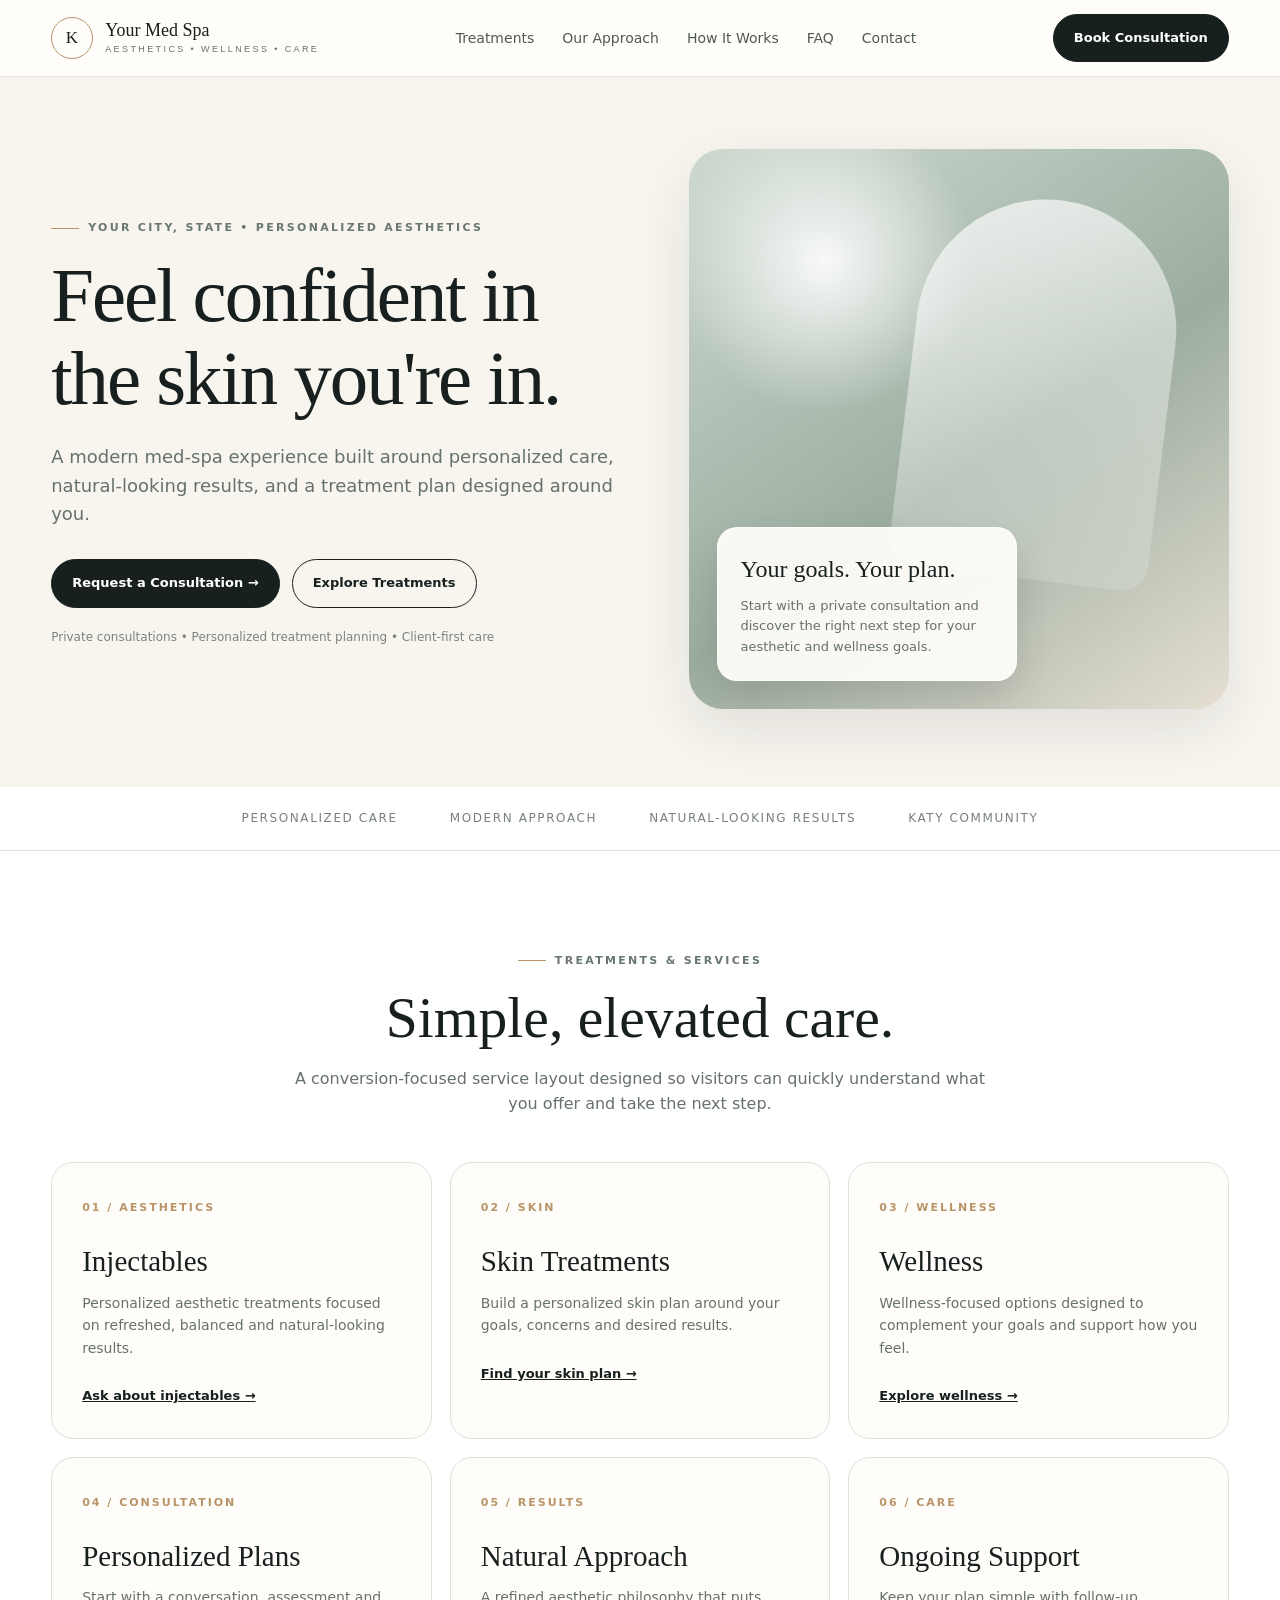
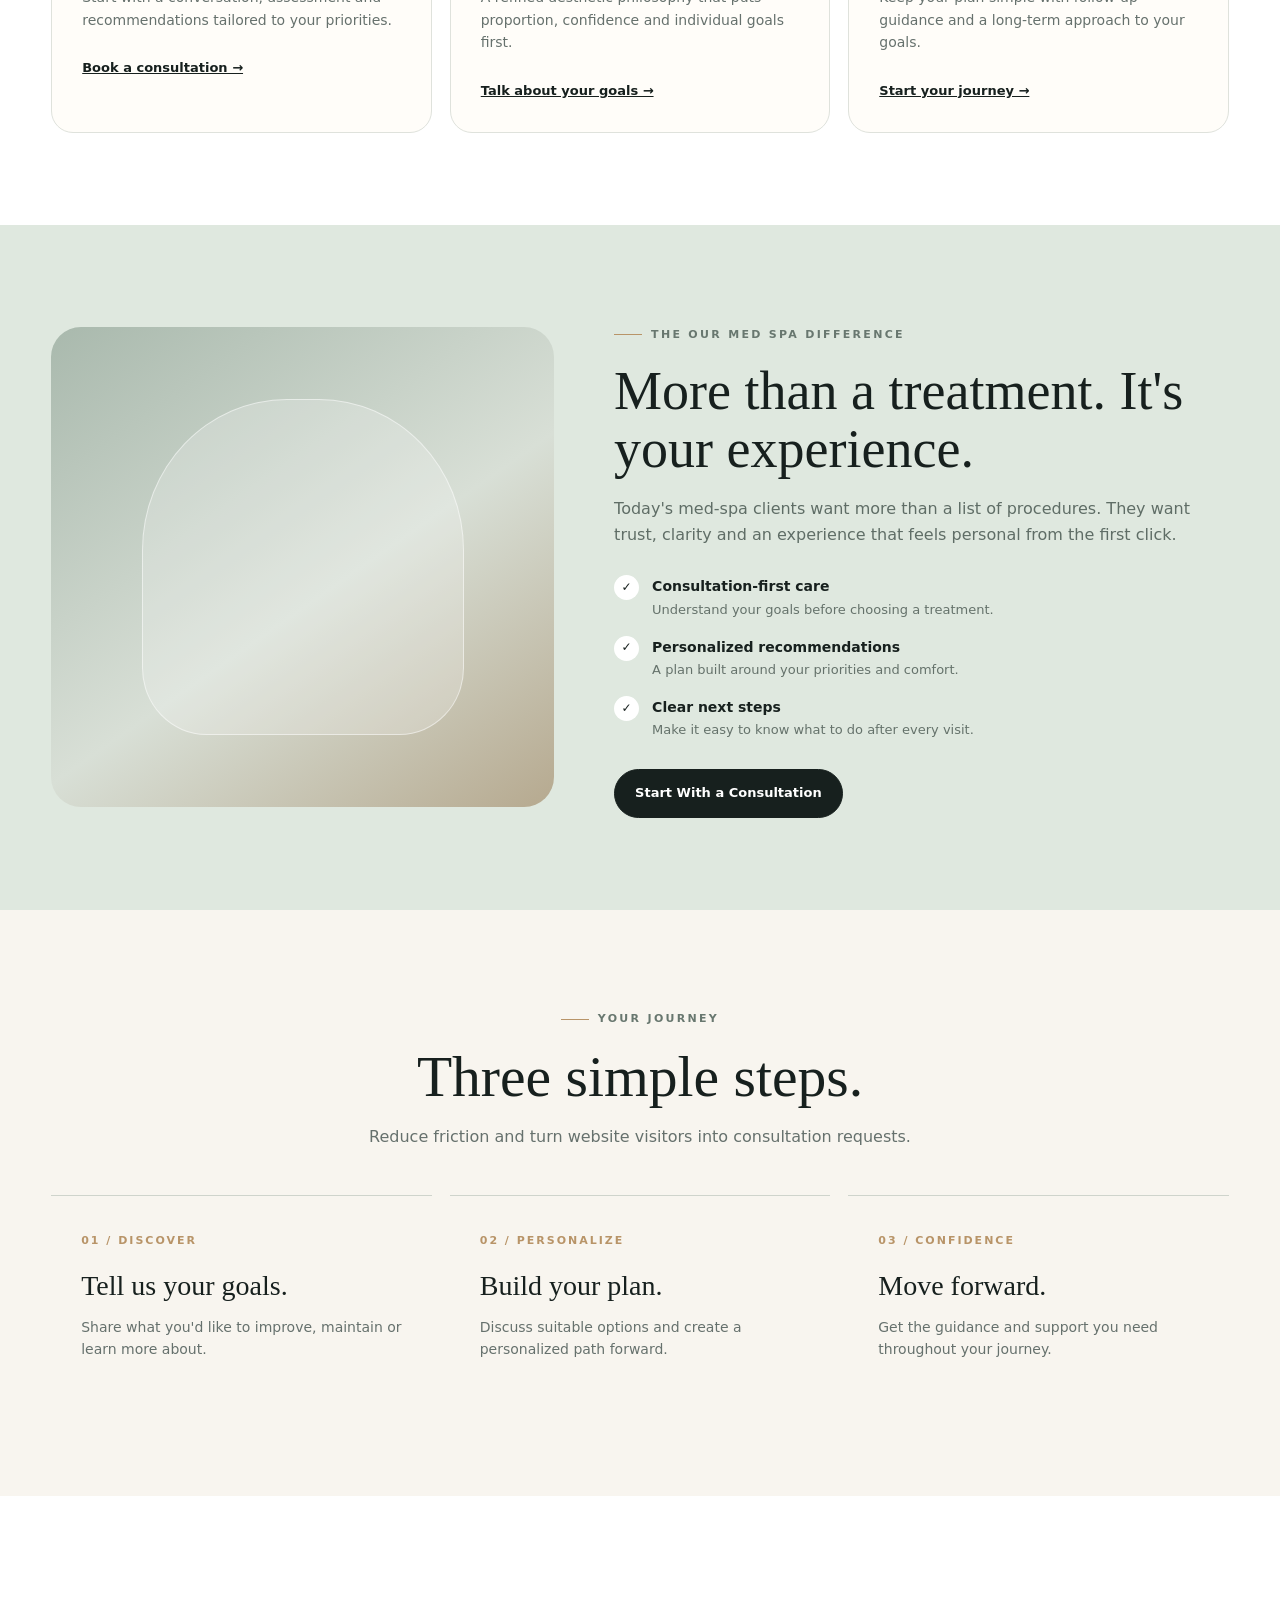
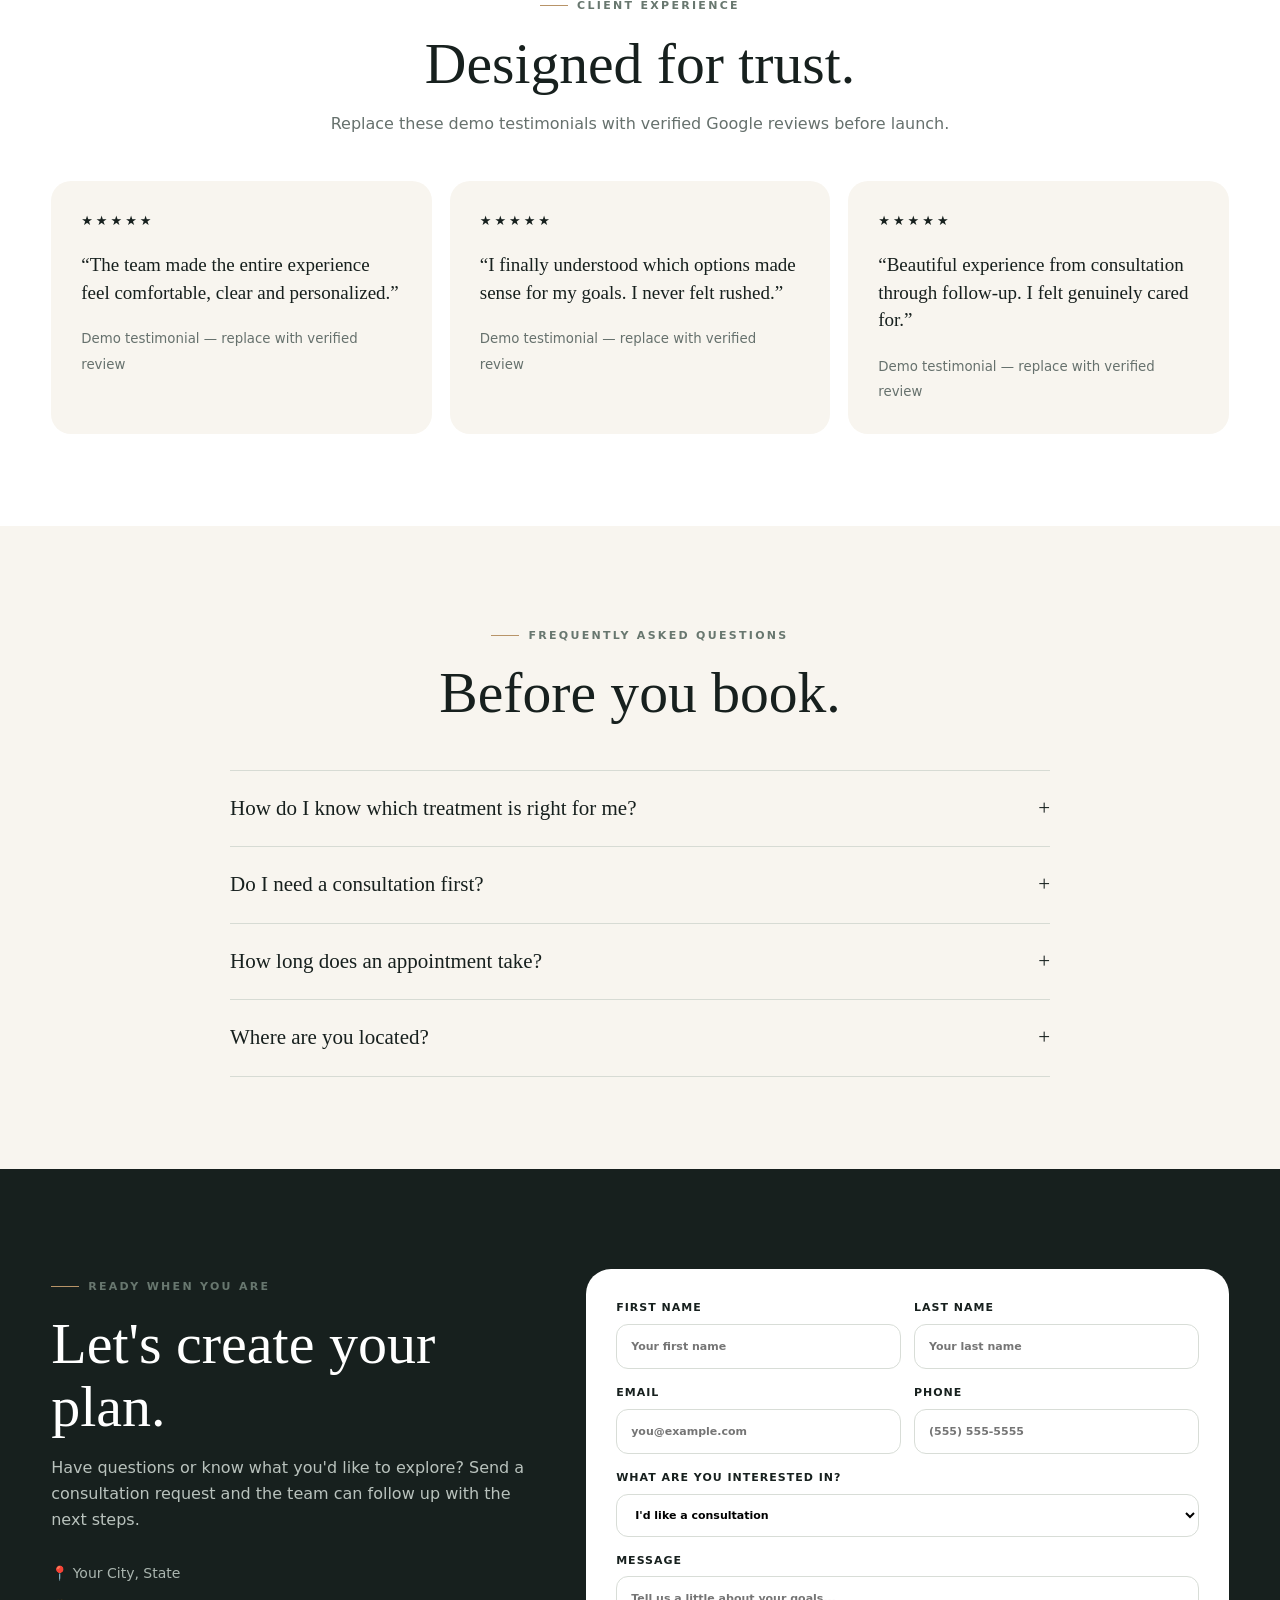
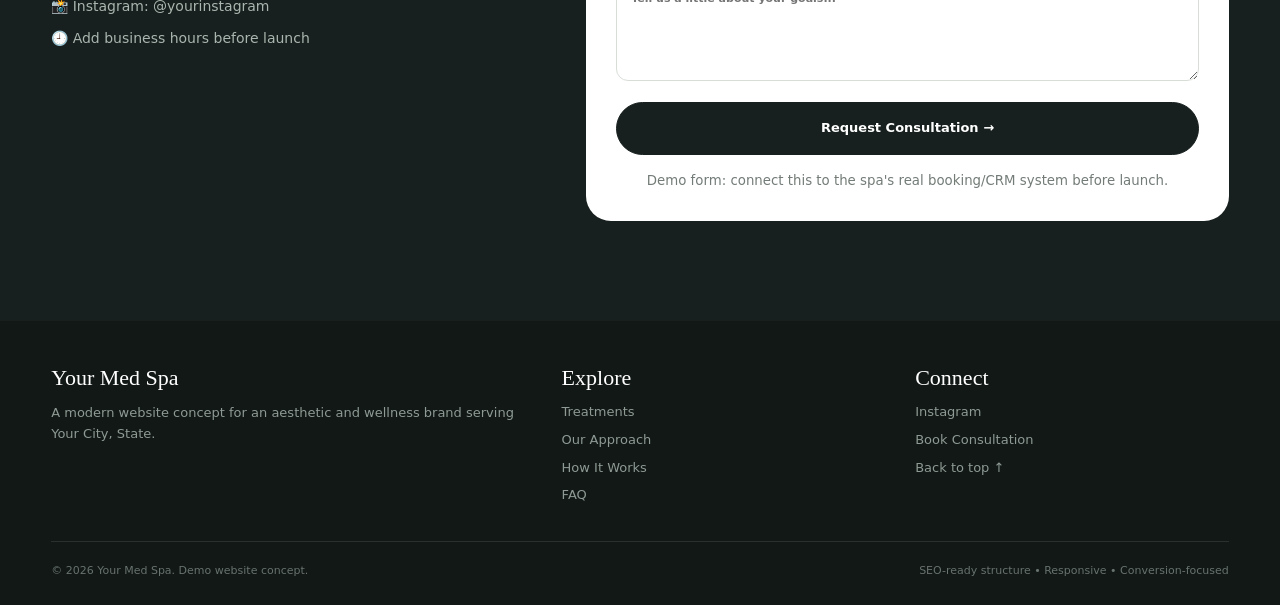
<file: index.html>
<!DOCTYPE html>
<html lang="en">
<head>
  <meta charset="UTF-8" />
  <meta name="viewport" content="width=device-width, initial-scale=1.0" />
  <title>Premium Med Spa | Advanced Aesthetics & Wellness</title>
  <meta name="description" content="A premium medical spa website template for personalized aesthetic and wellness experiences. Explore treatments and request a private consultation." />
  <meta name="keywords" content="med spa Katy TX, medical spa Katy Texas, aesthetics Katy TX, skin treatments Katy, wellness Katy TX, cosmetic treatments Katy" />
  <meta name="robots" content="index, follow" />
  <meta name="theme-color" content="#18201e" />
  <link rel="canonical" href="https://www.example.com/" />
  <link rel="stylesheet" href="style.css">

  <meta property="og:title" content="Premium Med Spa | Advanced Aesthetics & Wellness" />
  <meta property="og:description" content="Personalized aesthetic and wellness care in Your City, State." />
  <meta property="og:type" content="website" />
  
   <!-- Replace placeholder business/contact data before publishing. -->
  <script type="application/ld+json">
  {
    "@context":"https://schema.org",
    "@type":"MedicalBusiness",
    "name":"Your Med Spa",
    "description":"Aesthetic and wellness services in Your City, State.",
    "url":"https://www.example.com/",
    "areaServed":"Your Local Service Area",
    "priceRange":"$$"
  }
  </script>
  
</head>

<body>
<header>
  <div class="container nav">
    <a class="brand" href="#top" aria-label="Your Med Spa home">
      <span class="brand-mark">K</span>
      <span class="brand-text">Your Med Spa<small>Aesthetics • Wellness • Care</small></span>
    </a>

    <nav class="nav-links" id="navLinks" aria-label="Main navigation">
      <a href="#services">Treatments</a>
      <a href="#about">Our Approach</a>
      <a href="#process">How It Works</a>
      <a href="#faq">FAQ</a>
      <a href="#contact">Contact</a>
    </nav>

    <a class="btn btn-dark" href="#contact">Book Consultation</a>
    <button class="menu" id="menuBtn" aria-label="Open menu">☰</button>
  </div>
</header>

<main id="top">
  <section class="hero">
    <div class="container hero-grid">
      <div>
        <div class="eyebrow">Your City, State • Personalized Aesthetics</div>
        <h1>Feel confident in the skin you're in.</h1>
        <p class="hero-copy">
          A modern med-spa experience built around personalized care, natural-looking results,
          and a treatment plan designed around you.
        </p>
        <div class="hero-actions">
          <a class="btn btn-dark" href="#contact">Request a Consultation →</a>
          <a class="btn btn-light" href="#services">Explore Treatments</a>
        </div>
        <div class="micro">Private consultations • Personalized treatment planning • Client-first care</div>
      </div>

      <div class="hero-visual" aria-label="Elegant med spa visual placeholder">
        <div class="hero-card">
          <strong>Your goals. Your plan.</strong>
          <p>Start with a private consultation and discover the right next step for your aesthetic and wellness goals.</p>
        </div>
      </div>
    </div>
  </section>

  <div class="trust">
    <div class="container trust-row">
      <span>Personalized Care</span>
      <span>Modern Approach</span>
      <span>Natural-Looking Results</span>
      <span>Katy Community</span>
    </div>
  </div>

  <section id="services" class="services">
    <div class="container">
      <div class="section-head center">
        <div class="eyebrow">Treatments & Services</div>
        <h2>Simple, elevated care.</h2>
        <p>
          A conversion-focused service layout designed so visitors can quickly understand
          what you offer and take the next step.
        </p>
      </div>

      <div class="service-grid">
        <article class="service">
          <span class="service-num">01 / AESTHETICS</span>
          <h3>Injectables</h3>
          <p>Personalized aesthetic treatments focused on refreshed, balanced and natural-looking results.</p>
          <a href="#contact">Ask about injectables →</a>
        </article>

        <article class="service">
          <span class="service-num">02 / SKIN</span>
          <h3>Skin Treatments</h3>
          <p>Build a personalized skin plan around your goals, concerns and desired results.</p>
          <a href="#contact">Find your skin plan →</a>
        </article>

        <article class="service">
          <span class="service-num">03 / WELLNESS</span>
          <h3>Wellness</h3>
          <p>Wellness-focused options designed to complement your goals and support how you feel.</p>
          <a href="#contact">Explore wellness →</a>
        </article>

        <article class="service">
          <span class="service-num">04 / CONSULTATION</span>
          <h3>Personalized Plans</h3>
          <p>Start with a conversation, assessment and recommendations tailored to your priorities.</p>
          <a href="#contact">Book a consultation →</a>
        </article>

        <article class="service">
          <span class="service-num">05 / RESULTS</span>
          <h3>Natural Approach</h3>
          <p>A refined aesthetic philosophy that puts proportion, confidence and individual goals first.</p>
          <a href="#contact">Talk about your goals →</a>
        </article>

        <article class="service">
          <span class="service-num">06 / CARE</span>
          <h3>Ongoing Support</h3>
          <p>Keep your plan simple with follow-up guidance and a long-term approach to your goals.</p>
          <a href="#contact">Start your journey →</a>
        </article>
      </div>
    </div>
  </section>

  <section id="about" class="experience">
    <div class="container experience-grid">
      <div class="experience-art" aria-label="Med spa image placeholder"></div>
      <div class="experience-copy">
        <div class="eyebrow">The Our Med Spa Difference</div>
        <h2>More than a treatment. It's your experience.</h2>
        <p>
          Today's med-spa clients want more than a list of procedures. They want trust,
          clarity and an experience that feels personal from the first click.
        </p>

        <div class="points">
          <div class="point">
            <div class="check">✓</div>
            <div><strong>Consultation-first care</strong><span>Understand your goals before choosing a treatment.</span></div>
          </div>
          <div class="point">
            <div class="check">✓</div>
            <div><strong>Personalized recommendations</strong><span>A plan built around your priorities and comfort.</span></div>
          </div>
          <div class="point">
            <div class="check">✓</div>
            <div><strong>Clear next steps</strong><span>Make it easy to know what to do after every visit.</span></div>
          </div>
        </div>

        <a class="btn btn-dark" href="#contact">Start With a Consultation</a>
      </div>
    </div>
  </section>

  <section id="process" class="process">
    <div class="container">
      <div class="section-head center">
        <div class="eyebrow">Your Journey</div>
        <h2>Three simple steps.</h2>
        <p>Reduce friction and turn website visitors into consultation requests.</p>
      </div>

      <div class="process-grid">
        <div class="step">
          <b>01 / DISCOVER</b>
          <h3>Tell us your goals.</h3>
          <p>Share what you'd like to improve, maintain or learn more about.</p>
        </div>
        <div class="step">
          <b>02 / PERSONALIZE</b>
          <h3>Build your plan.</h3>
          <p>Discuss suitable options and create a personalized path forward.</p>
        </div>
        <div class="step">
          <b>03 / CONFIDENCE</b>
          <h3>Move forward.</h3>
          <p>Get the guidance and support you need throughout your journey.</p>
        </div>
      </div>
    </div>
  </section>

  <section class="reviews">
    <div class="container">
      <div class="section-head center">
        <div class="eyebrow">Client Experience</div>
        <h2>Designed for trust.</h2>
        <p>Replace these demo testimonials with verified Google reviews before launch.</p>
      </div>

      <div class="review-grid">
        <article class="review">
          <div class="stars">★★★★★</div>
          <p>“The team made the entire experience feel comfortable, clear and personalized.”</p>
          <small>Demo testimonial — replace with verified review</small>
        </article>
        <article class="review">
          <div class="stars">★★★★★</div>
          <p>“I finally understood which options made sense for my goals. I never felt rushed.”</p>
          <small>Demo testimonial — replace with verified review</small>
        </article>
        <article class="review">
          <div class="stars">★★★★★</div>
          <p>“Beautiful experience from consultation through follow-up. I felt genuinely cared for.”</p>
          <small>Demo testimonial — replace with verified review</small>
        </article>
      </div>
    </div>
  </section>

  <section id="faq" class="faq">
    <div class="container">
      <div class="section-head center">
        <div class="eyebrow">Frequently Asked Questions</div>
        <h2>Before you book.</h2>
      </div>

      <div class="faq-list">
        <details>
          <summary>How do I know which treatment is right for me?</summary>
          <p>The best starting point is a consultation. Your provider can learn about your goals and recommend appropriate options.</p>
        </details>
        <details>
          <summary>Do I need a consultation first?</summary>
          <p>Use this section to publish Your Med Spa's actual consultation and booking policy before launch.</p>
        </details>
        <details>
          <summary>How long does an appointment take?</summary>
          <p>Appointment length depends on the service. Add the exact timings for each treatment to improve clarity and local SEO.</p>
        </details>
        <details>
          <summary>Where are you located?</summary>
          <p>Your Med Spa serves clients in the Your City, State area. Add the exact street address, hours and parking information before publishing.</p>
        </details>
      </div>
    </div>
  </section>

  <section id="contact" class="booking">
    <div class="container booking-grid">
      <div>
        <div class="eyebrow">Ready When You Are</div>
        <h2>Let's create your plan.</h2>
        <p class="booking-copy">
          Have questions or know what you'd like to explore? Send a consultation request
          and the team can follow up with the next steps.
        </p>
        <div class="contact-list">
          <div>📍 <span>Your City, State</span></div>
          <div>📸 <span>Instagram: @yourinstagram</span></div>
          <div>🕘 <span>Add business hours before launch</span></div>
        </div>
      </div>

      <form id="consultationForm">
        <div class="form-row">
          <label>First Name
            <input required name="firstName" placeholder="Your first name" />
          </label>
          <label>Last Name
            <input required name="lastName" placeholder="Your last name" />
          </label>
        </div>

        <div class="form-row">
          <label>Email
            <input required type="email" name="email" placeholder="you@example.com" />
          </label>
          <label>Phone
            <input name="phone" placeholder="(555) 555-5555" />
          </label>
        </div>

        <label>What are you interested in?
          <select name="interest">
            <option>I'd like a consultation</option>
            <option>Injectables</option>
            <option>Skin treatments</option>
            <option>Wellness</option>
            <option>I'm not sure yet</option>
          </select>
        </label>

        <label>Message
          <textarea name="message" placeholder="Tell us a little about your goals..."></textarea>
        </label>

        <button class="btn btn-dark" type="submit">Request Consultation →</button>
        <small style="color:#737c77;text-align:center">Demo form: connect this to the spa's real booking/CRM system before launch.</small>
      </form>
    </div>
  </section>
</main>

<footer>
  <div class="container">
    <div class="footer-grid">
      <div>
        <h3>Your Med Spa</h3>
        <p>A modern website concept for an aesthetic and wellness brand serving Your City, State.</p>
      </div>
      <div>
        <h3>Explore</h3>
        <div class="footer-links">
          <a href="#services">Treatments</a>
          <a href="#about">Our Approach</a>
          <a href="#process">How It Works</a>
          <a href="#faq">FAQ</a>
        </div>
      </div>
      <div>
        <h3>Connect</h3>
        <div class="footer-links">
          <a href="https://www.instagram.com/" target="_blank" rel="noopener">Instagram</a>
          <a href="#contact">Book Consultation</a>
          <a href="#top">Back to top ↑</a>
        </div>
      </div>
    </div>
    <div class="copyright">
      <span>© 2026 Your Med Spa. Demo website concept.</span>
      <span>SEO-ready structure • Responsive • Conversion-focused</span>
    </div>
  </div>
</footer>

<div class="toast" id="toast" role="status"></div>

<script>
  const menuBtn = document.getElementById('menuBtn');
  const navLinks = document.getElementById('navLinks');
  menuBtn.addEventListener('click', () => navLinks.classList.toggle('open'));
  navLinks.querySelectorAll('a').forEach(a => a.addEventListener('click', () => navLinks.classList.remove('open')));

  const form = document.getElementById('consultationForm');
  const toast = document.getElementById('toast');

  form.addEventListener('submit', (e) => {
    e.preventDefault();
    const data = new FormData(form);
    const name = data.get('firstName') || 'there';
    toast.textContent = `Thanks, ${name}! Your demo consultation request is ready to connect to the spa's booking system.`;
    toast.classList.add('show');
    form.reset();
    setTimeout(() => toast.classList.remove('show'), 5000);
  });
</script>
</body>
</html>
</file>
<file: style.css>
:root{
      --ink:#17201e;
      --muted:#66716d;
      --cream:#f8f5ef;
      --paper:#fffdf9;
      --sage:#dfe8df;
      --sage-dark:#81998b;
      --line:#dfe2dc;
      --accent:#b89468;
      --white:#fff;
      --shadow:0 20px 60px rgba(23,32,30,.10);
      --radius:22px;
      --max:1180px;
    }

    *{box-sizing:border-box}
    html{scroll-behavior:smooth}
    body{
      margin:0;
      font-family:Inter, ui-sans-serif, system-ui, -apple-system, BlinkMacSystemFont, "Segoe UI", sans-serif;
      color:var(--ink);
      background:var(--paper);
      line-height:1.6;
    }
    img{max-width:100%;display:block}
    a{color:inherit;text-decoration:none}
    button,input,select,textarea{font:inherit}
    .container{width:min(var(--max),92%);margin:auto}

    /* Header */
    header{
      position:sticky;top:0;z-index:50;
      background:rgba(255,253,249,.92);
      backdrop-filter:blur(16px);
      border-bottom:1px solid rgba(223,226,220,.8);
    }
    .nav{
      min-height:76px;display:flex;align-items:center;justify-content:space-between;gap:24px;
    }
    .brand{display:flex;align-items:center;gap:12px;font-family:Georgia,serif}
    .brand-mark{
      width:42px;height:42px;border-radius:50%;
      border:1px solid var(--accent);display:grid;place-items:center;
      font-size:17px;letter-spacing:.5px;
    }
    .brand-text{font-size:18px;line-height:1.05}
    .brand-text small{
      display:block;font-family:Inter,sans-serif;font-size:9px;
      letter-spacing:2.4px;text-transform:uppercase;color:var(--muted);margin-top:5px;
    }
    .nav-links{display:flex;gap:28px;font-size:14px;color:#4f5955}
    .nav-links a:hover{color:var(--ink)}
    .btn{
      display:inline-flex;align-items:center;justify-content:center;gap:8px;
      padding:13px 20px;border-radius:999px;border:1px solid var(--ink);
      font-weight:700;font-size:13px;cursor:pointer;transition:.2s ease;
    }
    .btn-dark{background:var(--ink);color:white}
    .btn-dark:hover{transform:translateY(-2px);box-shadow:0 10px 25px rgba(23,32,30,.18)}
    .btn-light{background:transparent}
    .btn-light:hover{background:var(--cream)}
    .menu{display:none;background:none;border:0;font-size:26px;cursor:pointer}

    /* Hero */
    .hero{background:var(--cream);padding:72px 0 78px;overflow:hidden}
    .hero-grid{display:grid;grid-template-columns:1.04fr .96fr;gap:54px;align-items:center}
    .eyebrow{
      display:inline-flex;gap:9px;align-items:center;
      text-transform:uppercase;letter-spacing:2.3px;font-size:11px;
      color:#68776f;font-weight:800;margin-bottom:18px;
    }
    .eyebrow:before{content:"";width:28px;height:1px;background:var(--accent)}
    h1,h2,h3{font-family:Georgia, "Times New Roman", serif;font-weight:400;line-height:1.08}
    h1{font-size:clamp(48px,6vw,78px);margin:0 0 22px;letter-spacing:-2px}
    .hero-copy{font-size:18px;color:var(--muted);max-width:570px}
    .hero-actions{display:flex;gap:12px;flex-wrap:wrap;margin-top:30px}
    .micro{margin-top:20px;color:#7b837f;font-size:12px}
    .hero-visual{
      min-height:560px;border-radius:34px;position:relative;overflow:hidden;
      background:
        radial-gradient(circle at 25% 20%, rgba(255,255,255,.9), transparent 25%),
        linear-gradient(145deg,#cdd9d0,#9cad9f 55%,#e5dfd2);
      box-shadow:var(--shadow);
    }
    .hero-visual:before{
      content:"";position:absolute;width:260px;height:380px;right:11%;top:9%;
      border-radius:150px 150px 30px 30px;
      background:linear-gradient(160deg,rgba(255,255,255,.72),rgba(255,255,255,.12));
      transform:rotate(7deg);
    }
    .hero-card{
      position:absolute;left:28px;bottom:28px;background:rgba(255,253,249,.93);
      border:1px solid rgba(255,255,255,.7);padding:22px;border-radius:20px;
      width:min(300px,calc(100% - 56px));box-shadow:0 18px 40px rgba(0,0,0,.12);
    }
    .hero-card strong{font-family:Georgia,serif;font-size:24px;font-weight:400}
    .hero-card p{margin:7px 0 0;color:var(--muted);font-size:13px}

    /* Trust */
    .trust{padding:22px 0;border-bottom:1px solid var(--line);background:#fff}
    .trust-row{display:flex;justify-content:center;gap:52px;flex-wrap:wrap;color:#78817d;font-size:12px;text-transform:uppercase;letter-spacing:1.6px}

    /* Sections */
    section{padding:92px 0}
    .section-head{max-width:700px;margin-bottom:45px}
    .section-head h2{font-size:clamp(38px,4.5vw,58px);margin:0 0 14px}
    .section-head p{color:var(--muted);font-size:16px}
    .center{text-align:center;margin-left:auto;margin-right:auto}

    .services{background:#fff}
    .service-grid{display:grid;grid-template-columns:repeat(3,1fr);gap:18px}
    .service{
      border:1px solid var(--line);padding:30px;border-radius:var(--radius);
      background:var(--paper);min-height:260px;transition:.2s ease;
    }
    .service:hover{transform:translateY(-5px);box-shadow:var(--shadow)}
    .service-num{font-size:11px;letter-spacing:2px;color:var(--accent);font-weight:800}
    .service h3{font-size:29px;margin:28px 0 10px}
    .service p{font-size:14px;color:var(--muted)}
    .service a{display:inline-block;margin-top:13px;font-size:13px;font-weight:800;text-decoration:underline}

    .experience{background:var(--sage)}
    .experience-grid{display:grid;grid-template-columns:.9fr 1.1fr;gap:60px;align-items:center}
    .experience-art{
      min-height:480px;border-radius:30px;
      background:linear-gradient(145deg,#a9b9ad,#d8dfd6 55%,#b6a98f);
      position:relative;overflow:hidden;
    }
    .experience-art:after{
      content:"";position:absolute;inset:15% 18%;
      border-radius:45% 45% 20% 20%;background:rgba(255,255,255,.22);
      border:1px solid rgba(255,255,255,.5);
    }
    .experience-copy h2{font-size:54px;margin:0 0 18px}
    .experience-copy p{color:#5f6d66}
    .points{display:grid;gap:15px;margin:28px 0}
    .point{display:flex;gap:13px;align-items:flex-start}
    .check{
      width:25px;height:25px;border-radius:50%;background:#fff;display:grid;
      place-items:center;font-size:12px;flex:none
    }
    .point strong{display:block;font-size:14px}
    .point span{display:block;color:#65726b;font-size:13px;margin-top:2px}

    .process{background:var(--cream)}
    .process-grid{display:grid;grid-template-columns:repeat(3,1fr);gap:18px}
    .step{padding:30px;border-top:1px solid #cfd4cc}
    .step b{font-size:11px;letter-spacing:2px;color:var(--accent)}
    .step h3{font-size:28px;margin:20px 0 9px}
    .step p{font-size:14px;color:var(--muted)}

    .reviews{background:#fff}
    .review-grid{display:grid;grid-template-columns:repeat(3,1fr);gap:18px}
    .review{
      background:var(--cream);padding:30px;border-radius:20px;
    }
    .stars{letter-spacing:3px;font-size:13px}
    .review p{font-family:Georgia,serif;font-size:19px;line-height:1.45}
    .review small{color:var(--muted)}

    .faq{background:var(--cream)}
    .faq-list{max-width:820px;margin:auto}
    details{border-top:1px solid #d7dbd4;padding:21px 0}
    details:last-child{border-bottom:1px solid #d7dbd4}
    summary{cursor:pointer;font-family:Georgia,serif;font-size:21px;list-style:none}
    summary::-webkit-details-marker{display:none}
    summary:after{content:"+";float:right;font-family:Inter}
    details[open] summary:after{content:"−"}
    details p{color:var(--muted);max-width:700px;font-size:14px}

    .booking{padding:100px 0;background:var(--ink);color:white}
    .booking-grid{display:grid;grid-template-columns:.85fr 1.15fr;gap:60px;align-items:start}
    .booking h2{font-size:58px;margin:0 0 17px}
    .booking-copy{color:#b9c2bd}
    .contact-list{margin-top:30px;display:grid;gap:10px;font-size:14px}
    .contact-list span{color:#aab5af}
    form{background:#fff;color:var(--ink);padding:30px;border-radius:25px;display:grid;gap:15px}
    .form-row{display:grid;grid-template-columns:1fr 1fr;gap:13px}
    label{font-size:11px;text-transform:uppercase;letter-spacing:1px;font-weight:800}
    input,select,textarea{
      width:100%;border:1px solid #d8ddd7;border-radius:12px;padding:13px 14px;
      background:#fff;outline:none;margin-top:7px;
    }
    input:focus,select:focus,textarea:focus{border-color:#87978d;box-shadow:0 0 0 3px rgba(135,151,141,.12)}
    textarea{min-height:105px;resize:vertical}
    form .btn{width:100%;padding:15px}

    footer{background:#111816;color:#b9c2bd;padding:45px 0 25px}
    .footer-grid{display:grid;grid-template-columns:1.5fr 1fr 1fr;gap:40px;padding-bottom:35px}
    footer h3{color:white;font-size:22px;margin:0 0 12px}
    footer p,footer a{font-size:13px;color:#8f9a94}
    footer a:hover{color:white}
    .footer-links{display:grid;gap:7px}
    .copyright{border-top:1px solid #29312e;padding-top:20px;font-size:11px;color:#68726e;display:flex;justify-content:space-between;gap:15px;flex-wrap:wrap}

    .toast{
      position:fixed;right:20px;bottom:20px;background:var(--ink);color:white;
      padding:15px 18px;border-radius:13px;box-shadow:var(--shadow);
      transform:translateY(130px);opacity:0;transition:.3s;z-index:100;font-size:13px
    }
    .toast.show{transform:translateY(0);opacity:1}

    @media(max-width:900px){
      .nav-links{display:none;position:absolute;top:76px;left:0;right:0;background:#fff;padding:20px 4%;border-bottom:1px solid var(--line);flex-direction:column;gap:15px}
      .nav-links.open{display:flex}
      .menu{display:block}
      .nav>.btn{display:none}
      .hero-grid,.experience-grid,.booking-grid{grid-template-columns:1fr}
      .hero-visual{min-height:440px}
      .service-grid,.review-grid,.process-grid{grid-template-columns:1fr 1fr}
      .experience-copy{order:-1}
    }
    @media(max-width:600px){
      .hero{padding:52px 0 60px}
      h1{font-size:48px}
      section{padding:68px 0}
      .service-grid,.review-grid,.process-grid,.form-row,.footer-grid{grid-template-columns:1fr}
      .trust-row{gap:18px}
      .hero-visual{min-height:370px}
      .experience-copy h2,.booking h2{font-size:43px}
      .copyright{display:block}
      .copyright span{display:block;margin-bottom:7px}
    }
</file>
